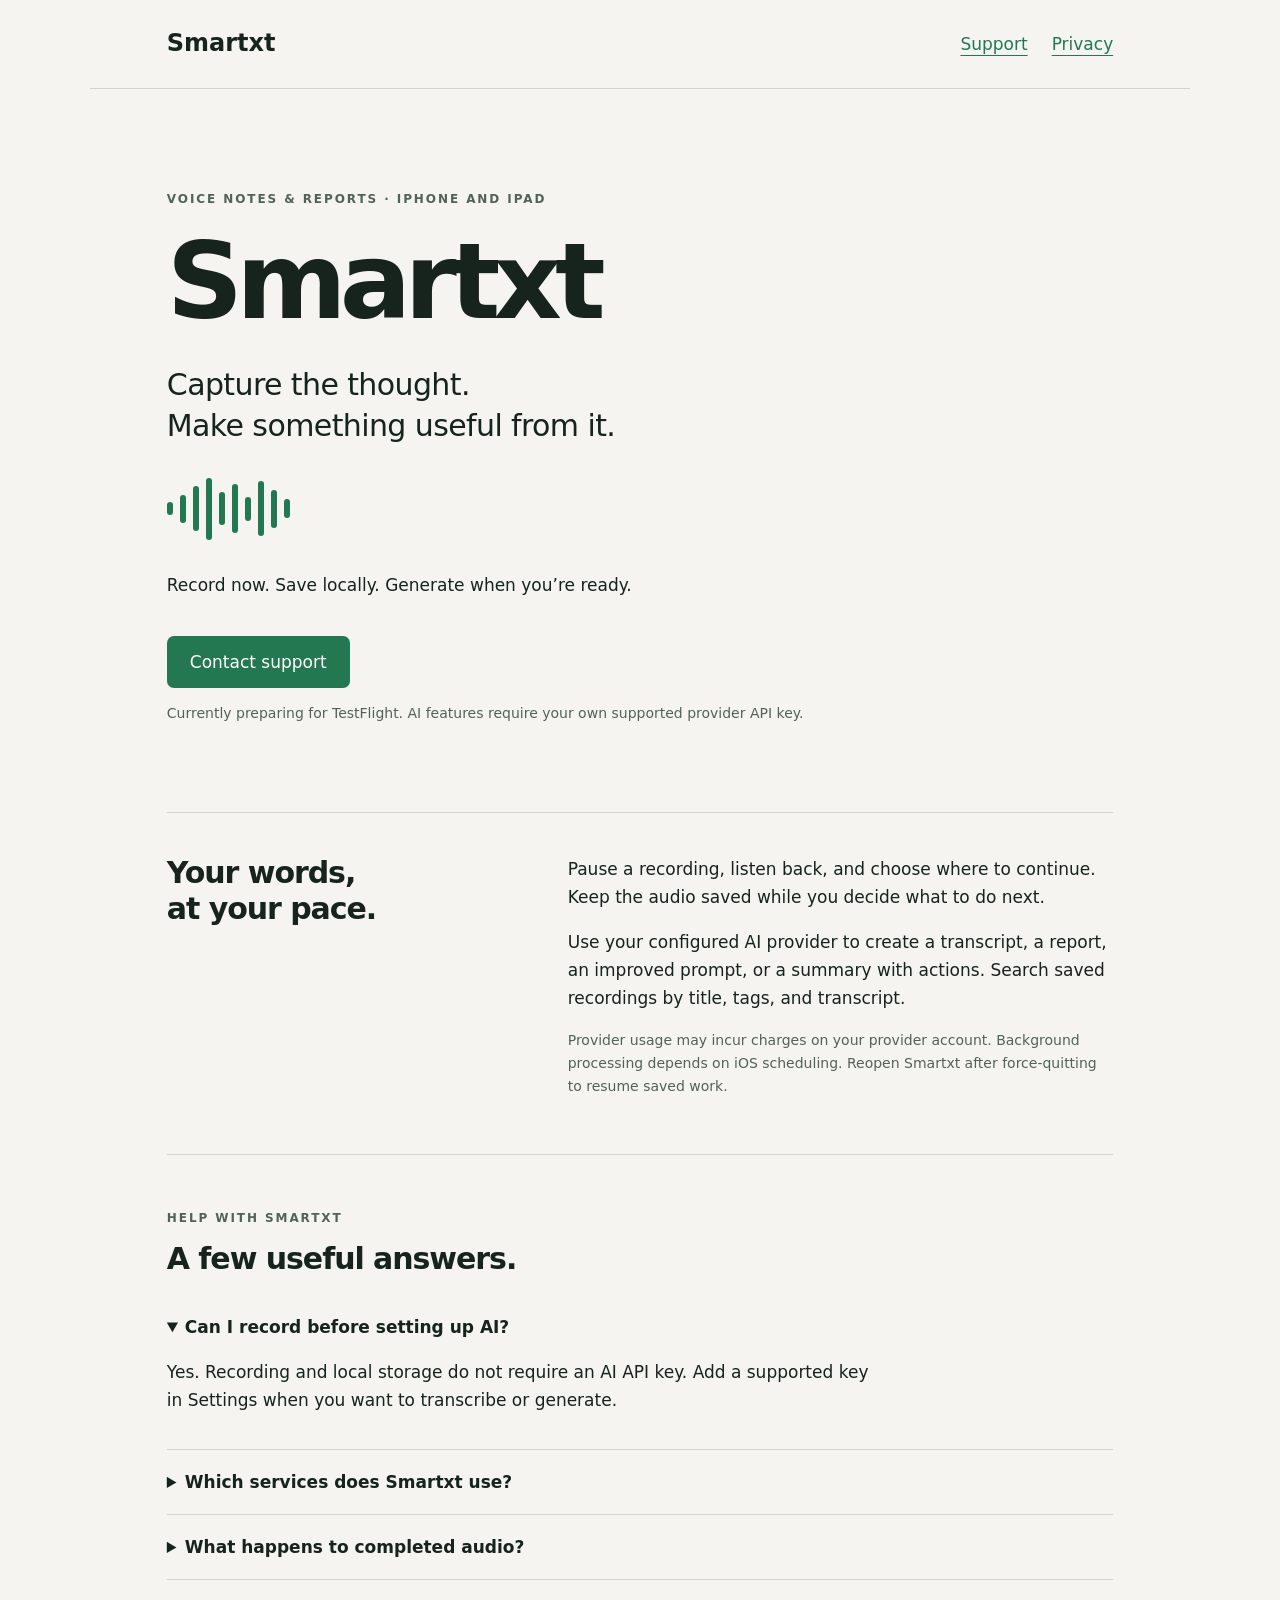
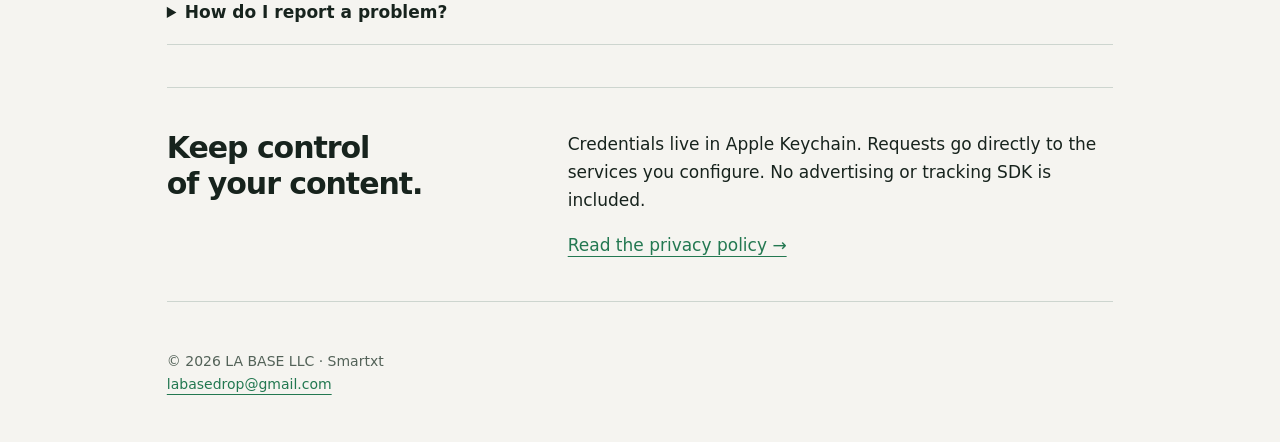
<file: index.html>
<!doctype html><html lang="en"><head><meta charset="utf-8"><meta name="viewport" content="width=device-width, initial-scale=1"><meta name="description" content="Smartxt support. Capture voice notes, save recordings locally, and turn your words into transcripts, reports and actions."><title>Smartxt — Voice Notes & Reports</title><link rel="stylesheet" href="styles.css"></head><body><header><a class="brand" href="./">Smartxt</a><nav aria-label="Main"><a href="#support">Support</a><a href="privacy.html">Privacy</a></nav></header><main><div class="hero"><p class="eyebrow reveal">Voice notes & reports · iPhone and iPad</p><h1 class="reveal">Smartxt</h1><p class="lede reveal">Capture the thought.<br>Make something useful from it.</p><div class="wave" aria-hidden="true"><i style="--h:13px"></i><i style="--h:28px"></i><i style="--h:45px"></i><i style="--h:62px"></i><i style="--h:33px"></i><i style="--h:49px"></i><i style="--h:24px"></i><i style="--h:55px"></i><i style="--h:38px"></i><i style="--h:19px"></i></div><p>Record now. Save locally. Generate when you’re ready.</p><a class="button" href="mailto:labasedrop@gmail.com?subject=Smartxt%20support">Contact support</a><p class="small">Currently preparing for TestFlight. AI features require your own supported provider API key.</p></div><section class="columns"><h2>Your words,<br>at your pace.</h2><div><p>Pause a recording, listen back, and choose where to continue. Keep the audio saved while you decide what to do next.</p><p>Use your configured AI provider to create a transcript, a report, an improved prompt, or a summary with actions. Search saved recordings by title, tags, and transcript.</p><p class="small">Provider usage may incur charges on your provider account. Background processing depends on iOS scheduling. Reopen Smartxt after force-quitting to resume saved work.</p></div></section><section id="support"><p class="eyebrow">Help with Smartxt</p><h2>A few useful answers.</h2><details open><summary>Can I record before setting up AI?</summary><p>Yes. Recording and local storage do not require an AI API key. Add a supported key in Settings when you want to transcribe or generate.</p></details><details><summary>Which services does Smartxt use?</summary><p>OpenAI handles audio transcription and optional speech. Text generation uses your configured OpenAI or Anthropic account. You can optionally connect Notion. If iCloud is available, your library syncs through your private iCloud account.</p></details><details><summary>What happens to completed audio?</summary><p>Smartxt removes app-managed audio after the transcript and report have been safely saved and matched to the processed recording. The extracted text, tags and report remain. Failed or unfinished processing keeps the recording for retry. Files you exported or originals outside the app are separate copies.</p></details><details><summary>How do I report a problem?</summary><p>Email <a href="mailto:labasedrop@gmail.com">labasedrop@gmail.com</a> with your device model, iOS version, Smartxt version, and the steps that caused the problem. Never include API keys. Only attach recordings or transcripts if you deliberately want support to receive that content.</p></details></section><section class="columns"><h2>Keep control<br>of your content.</h2><div><p>Credentials live in Apple Keychain. Requests go directly to the services you configure. No advertising or tracking SDK is included.</p><a href="privacy.html">Read the privacy policy →</a></div></section></main><footer>© 2026 LA BASE LLC · Smartxt<br><a href="mailto:labasedrop@gmail.com">labasedrop@gmail.com</a></footer></body></html>
</file>
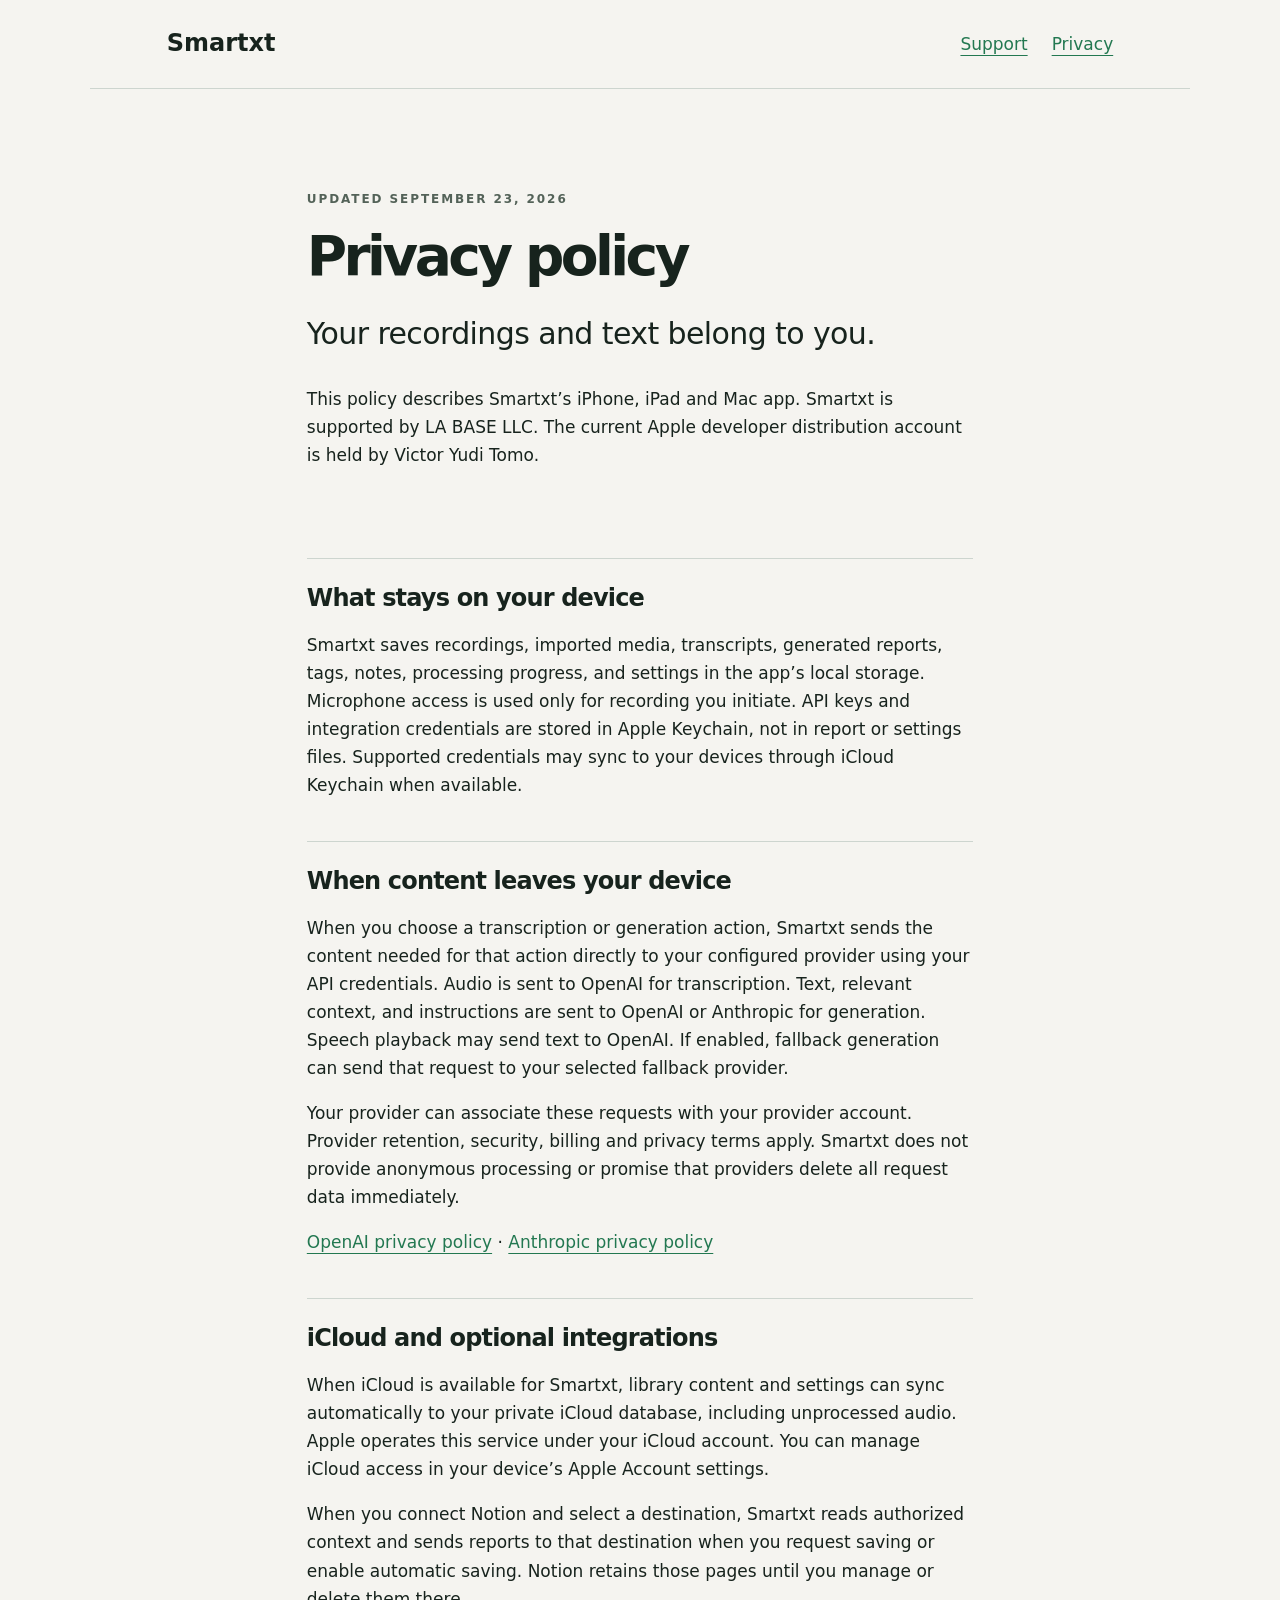
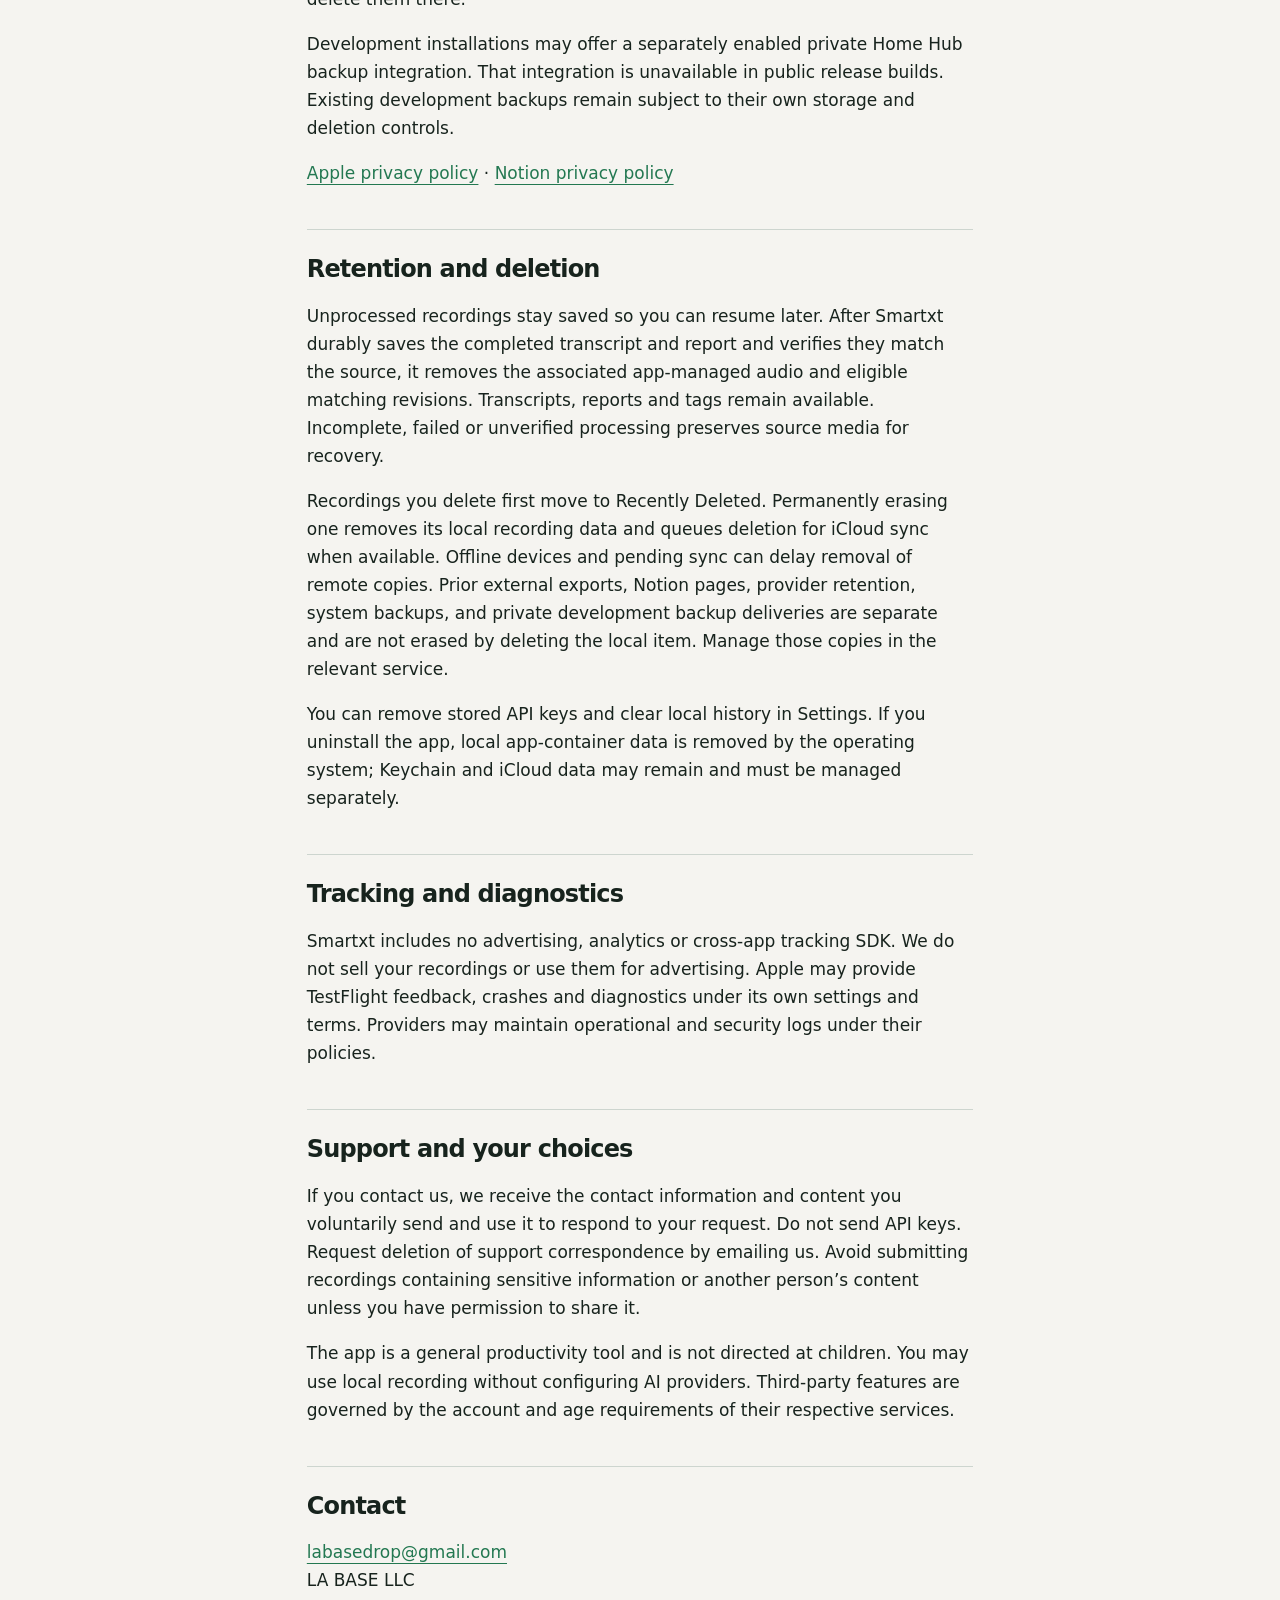
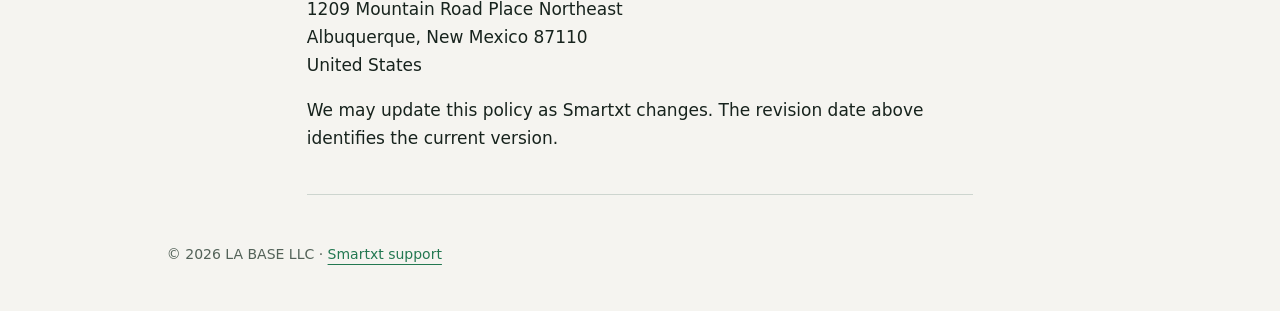
<file: privacy.html>
<!doctype html><html lang="en"><head><meta charset="utf-8"><meta name="viewport" content="width=device-width, initial-scale=1"><meta name="description" content="How Smartxt stores, processes, shares and deletes your recordings and text."><title>Smartxt Privacy Policy</title><link rel="stylesheet" href="styles.css"></head><body><header><a class="brand" href="./">Smartxt</a><nav aria-label="Main"><a href="./#support">Support</a><a href="privacy.html" aria-current="page">Privacy</a></nav></header><main class="policy"><div class="hero"><p class="eyebrow">Updated September 23, 2026</p><h1>Privacy policy</h1><p class="lede">Your recordings and text belong to you.</p><p>This policy describes Smartxt’s iPhone, iPad and Mac app. Smartxt is supported by LA BASE LLC. The current Apple developer distribution account is held by Victor Yudi Tomo.</p></div><section><h2>What stays on your device</h2><p>Smartxt saves recordings, imported media, transcripts, generated reports, tags, notes, processing progress, and settings in the app’s local storage. Microphone access is used only for recording you initiate. API keys and integration credentials are stored in Apple Keychain, not in report or settings files. Supported credentials may sync to your devices through iCloud Keychain when available.</p></section><section><h2>When content leaves your device</h2><p>When you choose a transcription or generation action, Smartxt sends the content needed for that action directly to your configured provider using your API credentials. Audio is sent to OpenAI for transcription. Text, relevant context, and instructions are sent to OpenAI or Anthropic for generation. Speech playback may send text to OpenAI. If enabled, fallback generation can send that request to your selected fallback provider.</p><p>Your provider can associate these requests with your provider account. Provider retention, security, billing and privacy terms apply. Smartxt does not provide anonymous processing or promise that providers delete all request data immediately.</p><p><a href="https://openai.com/policies/privacy-policy/">OpenAI privacy policy</a> · <a href="https://www.anthropic.com/legal/privacy">Anthropic privacy policy</a></p></section><section><h2>iCloud and optional integrations</h2><p>When iCloud is available for Smartxt, library content and settings can sync automatically to your private iCloud database, including unprocessed audio. Apple operates this service under your iCloud account. You can manage iCloud access in your device’s Apple Account settings.</p><p>When you connect Notion and select a destination, Smartxt reads authorized context and sends reports to that destination when you request saving or enable automatic saving. Notion retains those pages until you manage or delete them there.</p><p>Development installations may offer a separately enabled private Home Hub backup integration. That integration is unavailable in public release builds. Existing development backups remain subject to their own storage and deletion controls.</p><p><a href="https://www.apple.com/legal/privacy/">Apple privacy policy</a> · <a href="https://www.notion.com/privacy">Notion privacy policy</a></p></section><section><h2>Retention and deletion</h2><p>Unprocessed recordings stay saved so you can resume later. After Smartxt durably saves the completed transcript and report and verifies they match the source, it removes the associated app-managed audio and eligible matching revisions. Transcripts, reports and tags remain available. Incomplete, failed or unverified processing preserves source media for recovery.</p><p>Recordings you delete first move to Recently Deleted. Permanently erasing one removes its local recording data and queues deletion for iCloud sync when available. Offline devices and pending sync can delay removal of remote copies. Prior external exports, Notion pages, provider retention, system backups, and private development backup deliveries are separate and are not erased by deleting the local item. Manage those copies in the relevant service.</p><p>You can remove stored API keys and clear local history in Settings. If you uninstall the app, local app-container data is removed by the operating system; Keychain and iCloud data may remain and must be managed separately.</p></section><section><h2>Tracking and diagnostics</h2><p>Smartxt includes no advertising, analytics or cross-app tracking SDK. We do not sell your recordings or use them for advertising. Apple may provide TestFlight feedback, crashes and diagnostics under its own settings and terms. Providers may maintain operational and security logs under their policies.</p></section><section><h2>Support and your choices</h2><p>If you contact us, we receive the contact information and content you voluntarily send and use it to respond to your request. Do not send API keys. Request deletion of support correspondence by emailing us. Avoid submitting recordings containing sensitive information or another person’s content unless you have permission to share it.</p><p>The app is a general productivity tool and is not directed at children. You may use local recording without configuring AI providers. Third-party features are governed by the account and age requirements of their respective services.</p></section><section><h2>Contact</h2><p><a href="mailto:labasedrop@gmail.com">labasedrop@gmail.com</a><br>LA BASE LLC<br>1209 Mountain Road Place Northeast<br>Albuquerque, New Mexico 87110<br>United States</p><p>We may update this policy as Smartxt changes. The revision date above identifies the current version.</p></section></main><footer>© 2026 LA BASE LLC · <a href="./">Smartxt support</a></footer></body></html>
</file>
<file: styles.css>
:root{color-scheme:light dark;--bg:#f5f4f0;--fg:#17231d;--muted:#536258;--accent:#237851;--line:#cdd5cf}*{box-sizing:border-box}html{scroll-behavior:smooth}body{margin:0;background:var(--bg);color:var(--fg);font:17px/1.65 system-ui,-apple-system,BlinkMacSystemFont,sans-serif}a{color:var(--accent);text-underline-offset:5px}a:hover{color:var(--fg)}a:focus-visible{outline:3px solid var(--accent);outline-offset:6px}header,main,footer{max-width:1100px;margin:auto;padding:24px 6vw}header{display:flex;justify-content:space-between;align-items:center;border-bottom:1px solid var(--line)}nav{display:flex;gap:24px}.brand{font-weight:750;font-size:24px;text-decoration:none;color:var(--fg)}.hero{padding:65px 0 72px;border-bottom:1px solid var(--line)}.eyebrow{text-transform:uppercase;font-size:12px;font-weight:650;letter-spacing:.16em;color:var(--muted)}h1{font-size:clamp(54px,10vw,106px);line-height:1;letter-spacing:-.065em;margin:20px 0}h2{font-size:30px;line-height:1.2;letter-spacing:-.035em;margin:0 0 18px}h3{font-size:20px}.lede{font-size:clamp(21px,3vw,30px);line-height:1.35;max-width:650px;letter-spacing:-.02em}.small{font-size:14px;color:var(--muted)}.button{display:inline-block;padding:12px 23px;background:var(--accent);color:white;border-radius:7px;text-decoration:none;margin-top:20px;transition:transform .2s,background .2s}.button:hover{transform:translateY(-2px);background:var(--fg);color:var(--bg)}section{padding:42px 0;border-bottom:1px solid var(--line)}.columns{display:grid;grid-template-columns:1fr 1.6fr;gap:60px}.columns p:first-child{margin-top:0}details{padding:18px 0;border-bottom:1px solid var(--line)}summary{font-weight:650;cursor:pointer}details p{max-width:720px}.policy{max-width:820px}.policy h1{font-size:55px}.policy section{padding:25px 0}.policy h2{font-size:24px}.wave{display:flex;align-items:center;gap:7px;height:65px;margin:30px 0;color:var(--accent)}.wave i{width:6px;border-radius:4px;background:currentColor;height:var(--h);transition:transform .25s}.wave:hover i{transform:scaleY(.8)}footer{font-size:14px;color:var(--muted);padding-bottom:45px}.reveal{animation:arrive .6s both}.reveal:nth-child(2){animation-delay:.1s}@keyframes arrive{from{opacity:0;transform:translateY(12px)}to{opacity:1;transform:none}}@media(max-width:650px){header,main,footer{padding-left:24px;padding-right:24px}nav{gap:14px;font-size:14px}.hero{padding:45px 0}.columns{grid-template-columns:1fr;gap:8px}.policy h1{font-size:42px}}@media(prefers-color-scheme:dark){:root{--bg:#101b15;--fg:#eff5ef;--muted:#a9b9af;--accent:#8dd4ab;--line:#33483b}.button{color:#101b15}}@media(prefers-reduced-motion:reduce){html{scroll-behavior:auto}*,*::before,*::after{animation:none!important;transition:none!important}}
</file>
